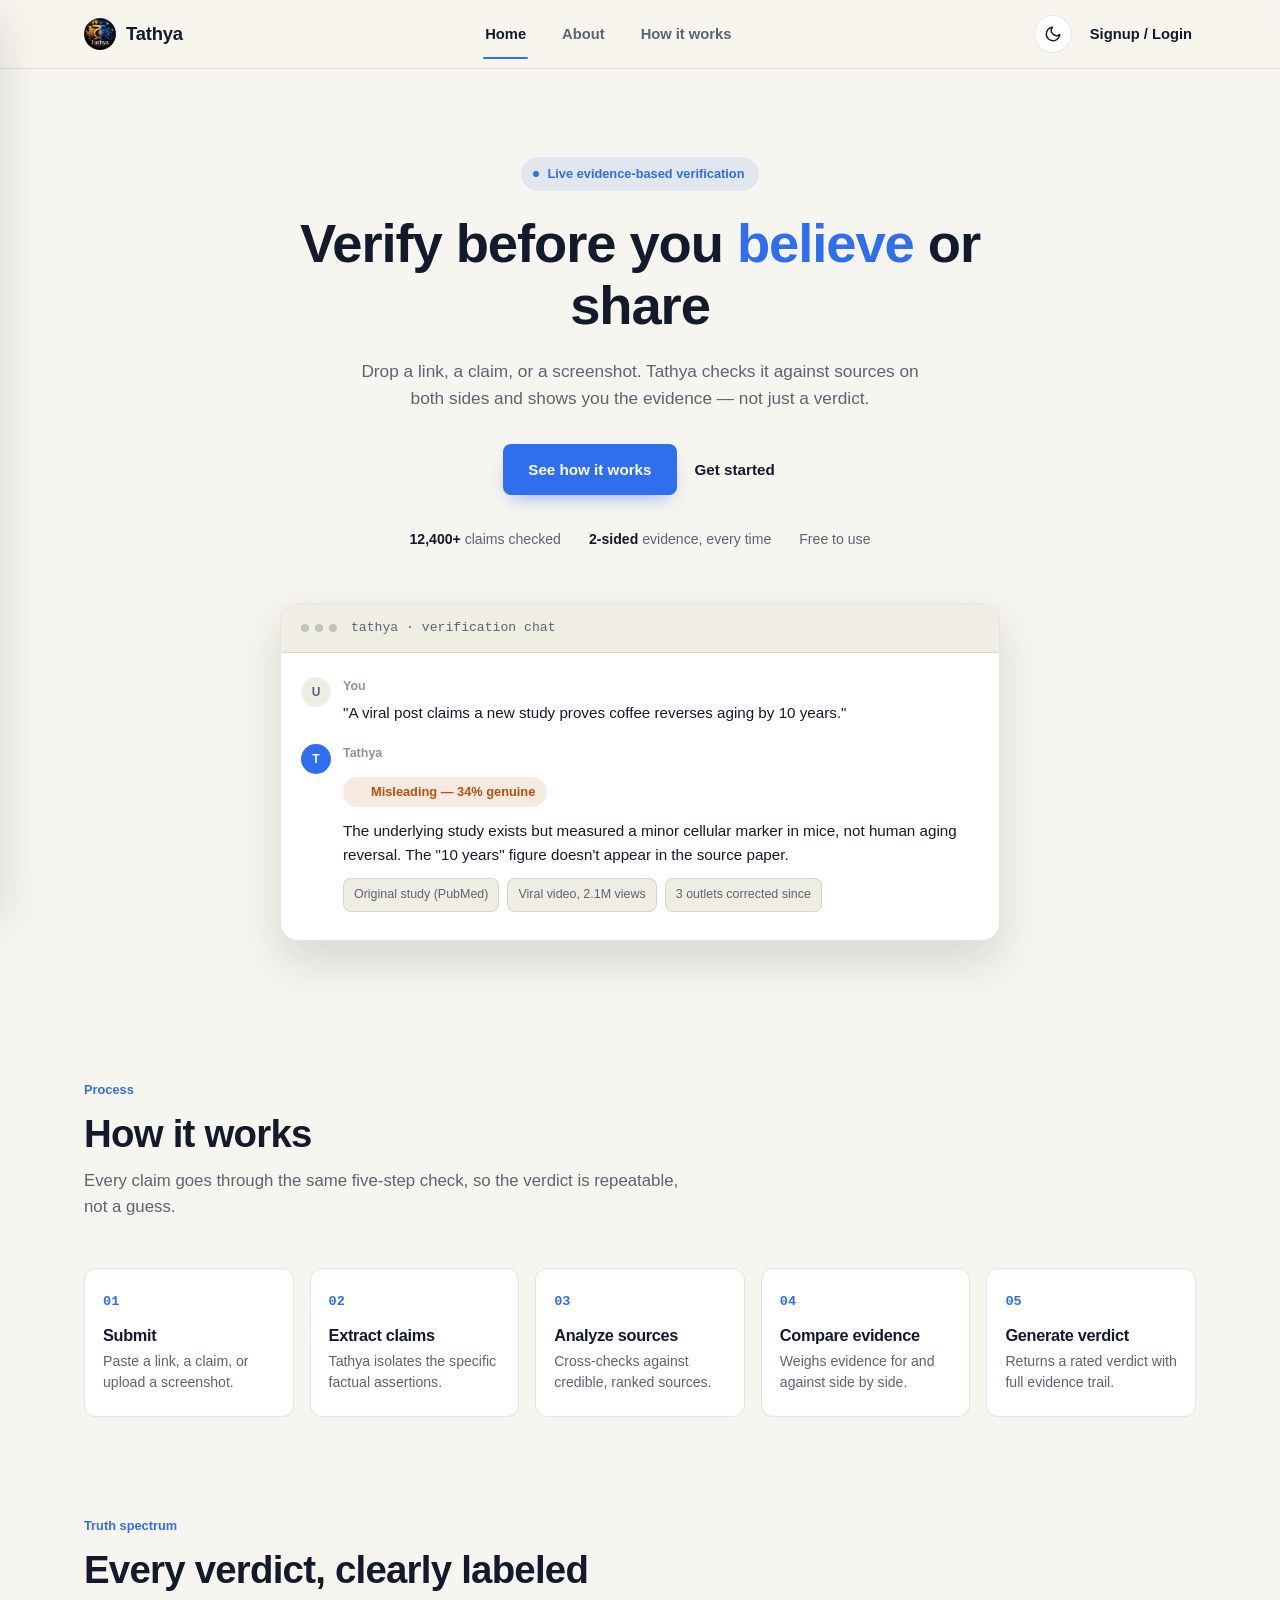
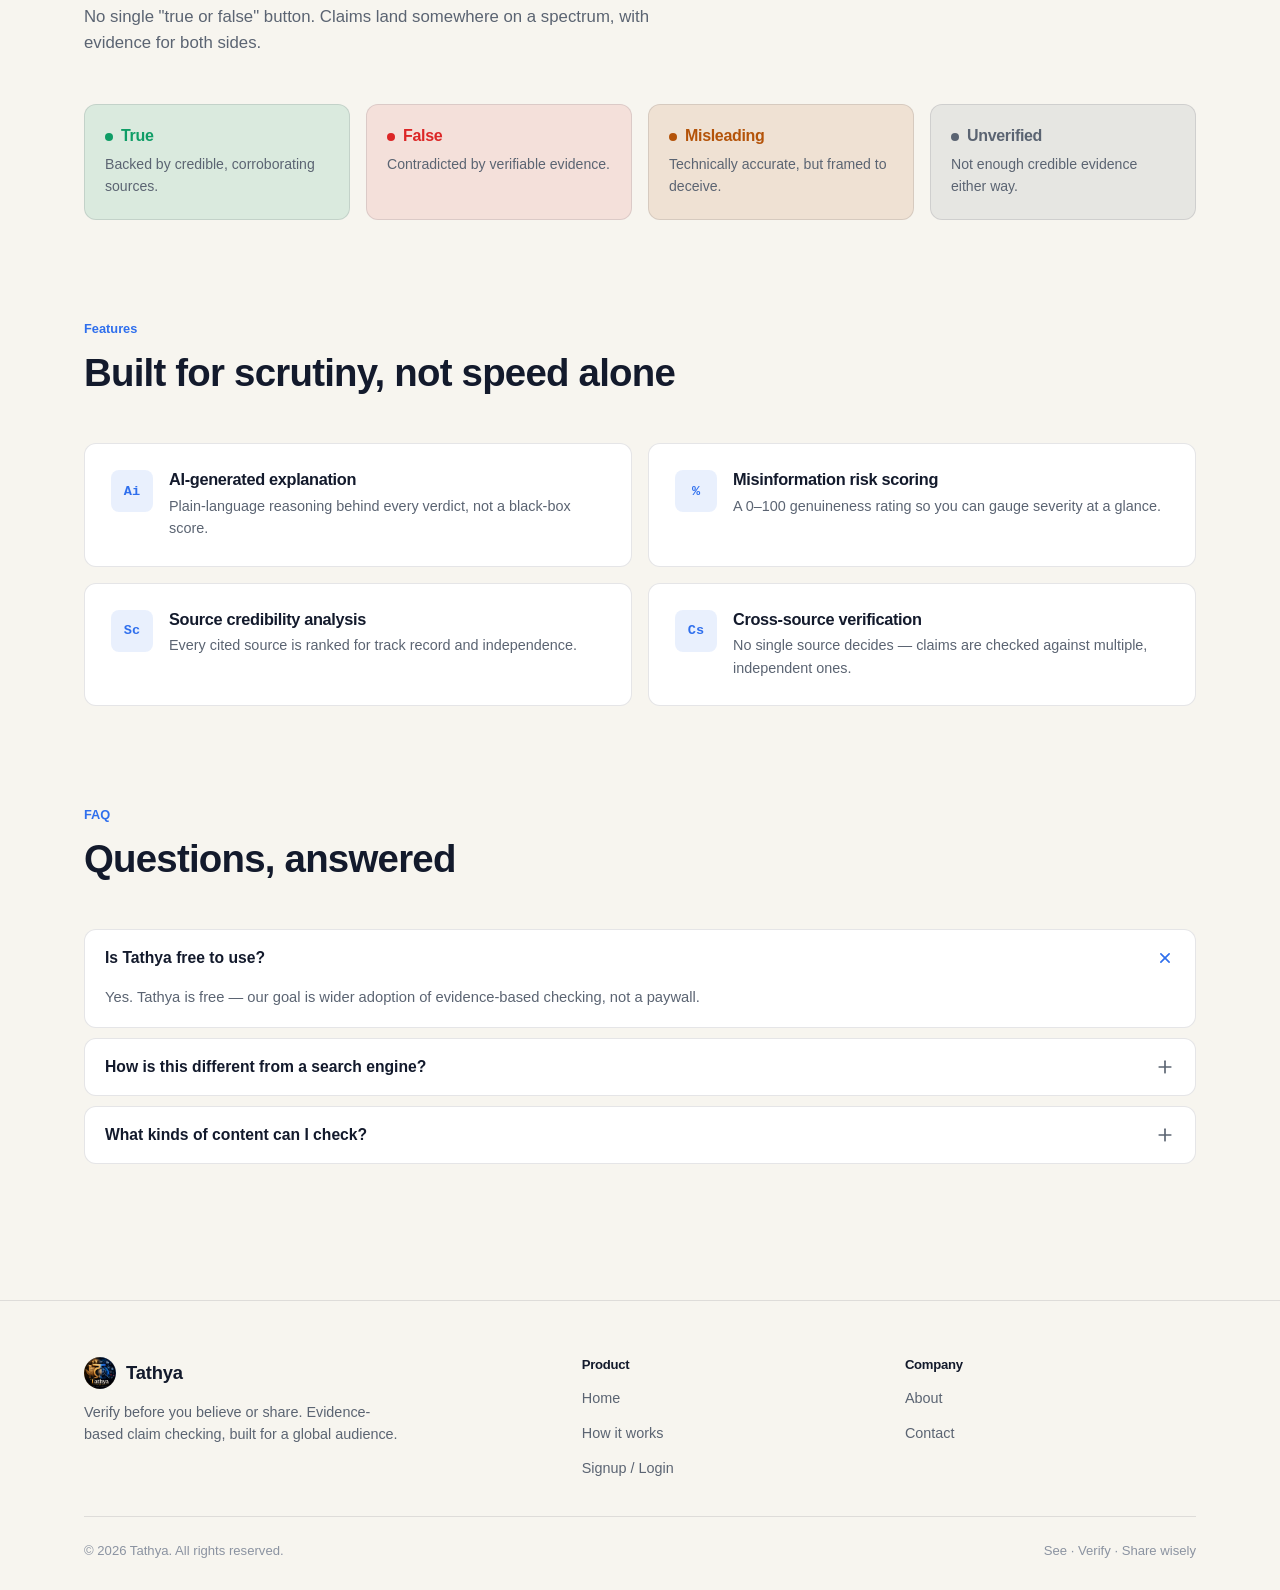
<file: index.html>
<!DOCTYPE html>
<html lang="en">
<head>
<meta charset="UTF-8" />
<meta name="viewport" content="width=device-width, initial-scale=1.0" />
<title>Tathya — Verify before you believe or share</title>
<meta name="description" content="Drop a link, a claim, or a screenshot. Tathya checks it against sources on both sides and shows you the evidence — not just a verdict." />
<link rel="icon" href="assets/images/tathya-logo.png" />
<link rel="stylesheet" href="css/style.css" />
<link rel="stylesheet" href="css/responsive.css" />
<script>
  (function(){
    var t = localStorage.getItem('tathya-theme');
    if (!t) t = window.matchMedia('(prefers-color-scheme: dark)').matches ? 'dark' : 'light';
    document.documentElement.setAttribute('data-theme', t);
  })();
</script>
</head>
<body>
<a href="#main" class="skip-link">Skip to content</a>

<!-- ============ NAVBAR ============ -->
<header class="navbar">
  <div class="navbar-inner">
    <div class="navbar-left">
      <button class="nav-hamburger" aria-label="Open menu" aria-expanded="false" aria-controls="mobile-sidebar">
        <svg viewBox="0 0 24 24" fill="none" stroke="currentColor" stroke-width="2" stroke-linecap="round"><line x1="3" y1="6" x2="21" y2="6"/><line x1="3" y1="12" x2="21" y2="12"/><line x1="3" y1="18" x2="21" y2="18"/></svg>
      </button>
      <a href="index.html" class="brand">
        <img src="assets/images/tathya-logo.png" alt="Tathya logo" />
        <span>Tathya</span>
      </a>
    </div>

    <nav class="nav-links" aria-label="Primary">
      <a href="index.html" aria-current="page">Home</a>
      <a href="pages/about.html">About</a>
      <a href="pages/how-it-works.html">How it works</a>
    </nav>

    <div class="navbar-right">
      <button class="theme-toggle" aria-label="Switch to dark mode">
        <svg class="icon-moon" viewBox="0 0 24 24" fill="none" stroke="currentColor" stroke-width="2" stroke-linecap="round" stroke-linejoin="round"><path d="M21 12.79A9 9 0 1 1 11.21 3 7 7 0 0 0 21 12.79z"/></svg>
        <svg class="icon-sun" viewBox="0 0 24 24" fill="none" stroke="currentColor" stroke-width="2" stroke-linecap="round" stroke-linejoin="round"><circle cx="12" cy="12" r="4"/><line x1="12" y1="1" x2="12" y2="3"/><line x1="12" y1="21" x2="12" y2="23"/><line x1="4.22" y1="4.22" x2="5.64" y2="5.64"/><line x1="18.36" y1="18.36" x2="19.78" y2="19.78"/><line x1="1" y1="12" x2="3" y2="12"/><line x1="21" y1="12" x2="23" y2="12"/><line x1="4.22" y1="19.78" x2="5.64" y2="18.36"/><line x1="18.36" y1="5.64" x2="19.78" y2="4.22"/></svg>
      </button>
      <a href="pages/login.html" class="auth-link">Signup / Login</a>
    </div>
  </div>
</header>

<div class="sidebar-overlay"></div>
<aside class="mobile-sidebar" id="mobile-sidebar" aria-hidden="true">
  <div class="sidebar-header">
    <a href="index.html" class="brand">
      <img src="assets/images/tathya-logo.png" alt="Tathya logo" />
      <span>Tathya</span>
    </a>
    <button class="sidebar-close" aria-label="Close menu">
      <svg viewBox="0 0 24 24" fill="none" stroke="currentColor" stroke-width="2" stroke-linecap="round"><line x1="18" y1="6" x2="6" y2="18"/><line x1="6" y1="6" x2="18" y2="18"/></svg>
    </button>
  </div>
  <nav class="sidebar-links" aria-label="Mobile">
    <a href="index.html" aria-current="page">Home</a>
    <a href="pages/about.html">About</a>
    <a href="pages/how-it-works.html">How it works</a>
  </nav>
  <div class="sidebar-footer">
    <a href="pages/login.html" class="btn btn-primary btn-block">Signup / Login</a>
  </div>
</aside>

<main id="main">
  <!-- ============ HERO ============ -->
  <section class="hero container">
    <div class="hero-badge-row reveal">
      <span class="badge">Live evidence-based verification</span>
    </div>
    <h1 class="reveal">Verify before you <span class="accent">believe</span> or share</h1>
    <p class="hero-sub reveal">Drop a link, a claim, or a screenshot. Tathya checks it against sources on both sides and shows you the evidence — not just a verdict.</p>

    <div class="hero-cta-row reveal">
      <a href="pages/how-it-works.html" class="btn btn-primary">See how it works</a>
      <a href="pages/login.html" class="btn btn-text">Get started</a>
    </div>

    <div class="hero-stats reveal">
      <span><strong>12,400+</strong> claims checked</span>
      <span><strong>2-sided</strong> evidence, every time</span>
      <span>Free to use</span>
    </div>

    <div class="chat-mock reveal" role="img" aria-label="Example verification chat between a user and Tathya">
      <div class="chat-mock-header">
        <span class="chat-dots"><span></span><span></span><span></span></span>
        tathya · verification chat
      </div>
      <div class="chat-mock-body">
        <div class="chat-msg">
          <div class="chat-avatar">U</div>
          <div>
            <div class="chat-msg-name">You</div>
            <div class="chat-msg-text">"A viral post claims a new study proves coffee reverses aging by 10 years."</div>
          </div>
        </div>
        <div class="chat-msg">
          <div class="chat-avatar tathya">T</div>
          <div>
            <div class="chat-msg-name">Tathya</div>
            <span class="verdict-pill misleading"><span class="verdict-dot"></span>Misleading — 34% genuine</span>
            <div class="chat-msg-text">The underlying study exists but measured a minor cellular marker in mice, not human aging reversal. The "10 years" figure doesn't appear in the source paper.</div>
            <div class="chat-evidence-row">
              <span class="evidence-chip">Original study (PubMed)</span>
              <span class="evidence-chip">Viral video, 2.1M views</span>
              <span class="evidence-chip">3 outlets corrected since</span>
            </div>
          </div>
        </div>
      </div>
    </div>
  </section>

  <!-- ============ HOW IT WORKS ============ -->
  <section class="section">
    <div class="container">
      <div class="section-head">
        <span class="eyebrow">Process</span>
        <h2>How it works</h2>
        <p>Every claim goes through the same five-step check, so the verdict is repeatable, not a guess.</p>
      </div>
      <div class="process-grid">
        <div class="process-card">
          <span class="process-num">01</span>
          <h3>Submit</h3>
          <p>Paste a link, a claim, or upload a screenshot.</p>
        </div>
        <div class="process-card">
          <span class="process-num">02</span>
          <h3>Extract claims</h3>
          <p>Tathya isolates the specific factual assertions.</p>
        </div>
        <div class="process-card">
          <span class="process-num">03</span>
          <h3>Analyze sources</h3>
          <p>Cross-checks against credible, ranked sources.</p>
        </div>
        <div class="process-card">
          <span class="process-num">04</span>
          <h3>Compare evidence</h3>
          <p>Weighs evidence for and against side by side.</p>
        </div>
        <div class="process-card">
          <span class="process-num">05</span>
          <h3>Generate verdict</h3>
          <p>Returns a rated verdict with full evidence trail.</p>
        </div>
      </div>
    </div>
  </section>

  <!-- ============ TRUTH SPECTRUM ============ -->
  <section class="section" style="padding-top:0">
    <div class="container">
      <div class="section-head">
        <span class="eyebrow">Truth spectrum</span>
        <h2>Every verdict, clearly labeled</h2>
        <p>No single "true or false" button. Claims land somewhere on a spectrum, with evidence for both sides.</p>
      </div>
      <div class="spectrum-grid">
        <div class="spectrum-card true">
          <h3><span class="verdict-dot"></span>True</h3>
          <p>Backed by credible, corroborating sources.</p>
        </div>
        <div class="spectrum-card false">
          <h3><span class="verdict-dot"></span>False</h3>
          <p>Contradicted by verifiable evidence.</p>
        </div>
        <div class="spectrum-card misleading">
          <h3><span class="verdict-dot"></span>Misleading</h3>
          <p>Technically accurate, but framed to deceive.</p>
        </div>
        <div class="spectrum-card unverified">
          <h3><span class="verdict-dot"></span>Unverified</h3>
          <p>Not enough credible evidence either way.</p>
        </div>
      </div>
    </div>
  </section>

  <!-- ============ FEATURES ============ -->
  <section class="section" style="padding-top:0">
    <div class="container">
      <div class="section-head">
        <span class="eyebrow">Features</span>
        <h2>Built for scrutiny, not speed alone</h2>
      </div>
      <div class="features-grid">
        <div class="feature-card">
          <div class="feature-icon">Ai</div>
          <div>
            <h3>AI-generated explanation</h3>
            <p>Plain-language reasoning behind every verdict, not a black-box score.</p>
          </div>
        </div>
        <div class="feature-card">
          <div class="feature-icon">%</div>
          <div>
            <h3>Misinformation risk scoring</h3>
            <p>A 0–100 genuineness rating so you can gauge severity at a glance.</p>
          </div>
        </div>
        <div class="feature-card">
          <div class="feature-icon">Sc</div>
          <div>
            <h3>Source credibility analysis</h3>
            <p>Every cited source is ranked for track record and independence.</p>
          </div>
        </div>
        <div class="feature-card">
          <div class="feature-icon">Cs</div>
          <div>
            <h3>Cross-source verification</h3>
            <p>No single source decides — claims are checked against multiple, independent ones.</p>
          </div>
        </div>
      </div>
    </div>
  </section>

  <!-- ============ FAQ ============ -->
  <section class="section" style="padding-top:0">
    <div class="container">
      <div class="section-head">
        <span class="eyebrow">FAQ</span>
        <h2>Questions, answered</h2>
      </div>
      <div class="faq-list">
        <div class="faq-item" data-open="true">
          <button class="faq-question">
            Is Tathya free to use?
            <span class="faq-icon"><svg viewBox="0 0 24 24" fill="none" stroke="currentColor" stroke-width="2" stroke-linecap="round"><line x1="12" y1="5" x2="12" y2="19"/><line x1="5" y1="12" x2="19" y2="12"/></svg></span>
          </button>
          <div class="faq-answer"><div class="faq-answer-inner"><p>Yes. Tathya is free — our goal is wider adoption of evidence-based checking, not a paywall.</p></div></div>
        </div>
        <div class="faq-item" data-open="false">
          <button class="faq-question">
            How is this different from a search engine?
            <span class="faq-icon"><svg viewBox="0 0 24 24" fill="none" stroke="currentColor" stroke-width="2" stroke-linecap="round"><line x1="12" y1="5" x2="12" y2="19"/><line x1="5" y1="12" x2="19" y2="12"/></svg></span>
          </button>
          <div class="faq-answer"><div class="faq-answer-inner"><p>A search engine returns links. Tathya cross-checks the claim against sources on both sides and returns a rated verdict with the evidence trail attached.</p></div></div>
        </div>
        <div class="faq-item" data-open="false">
          <button class="faq-question">
            What kinds of content can I check?
            <span class="faq-icon"><svg viewBox="0 0 24 24" fill="none" stroke="currentColor" stroke-width="2" stroke-linecap="round"><line x1="12" y1="5" x2="12" y2="19"/><line x1="5" y1="12" x2="19" y2="12"/></svg></span>
          </button>
          <div class="faq-answer"><div class="faq-answer-inner"><p>Links, written claims, or screenshots — drop any of them into the chat and Tathya extracts the claims to verify.</p></div></div>
        </div>
      </div>
    </div>
  </section>
</main>

<!-- ============ FOOTER ============ -->
<footer class="footer">
  <div class="container">
    <div class="footer-grid">
      <div class="footer-brand">
        <a href="index.html" class="brand">
          <img src="assets/images/tathya-logo.png" alt="Tathya logo" />
          <span>Tathya</span>
        </a>
        <p>Verify before you believe or share. Evidence-based claim checking, built for a global audience.</p>
      </div>
      <div class="footer-col">
        <h4>Product</h4>
        <ul>
          <li><a href="index.html">Home</a></li>
          <li><a href="pages/how-it-works.html">How it works</a></li>
          <li><a href="pages/login.html">Signup / Login</a></li>
        </ul>
      </div>
      <div class="footer-col">
        <h4>Company</h4>
        <ul>
          <li><a href="pages/about.html">About</a></li>
          <li><a href="pages/about.html#contact">Contact</a></li>
        </ul>
      </div>
    </div>
    <div class="footer-bottom">
      <span>&copy; 2026 Tathya. All rights reserved.</span>
      <span>See · Verify · Share wisely</span>
    </div>
  </div>
</footer>

<script src="js/theme.js"></script>
<script src="js/navbar.js"></script>
<script src="js/faq.js"></script>
<script src="js/main.js"></script>
</body>
</html>
</file>
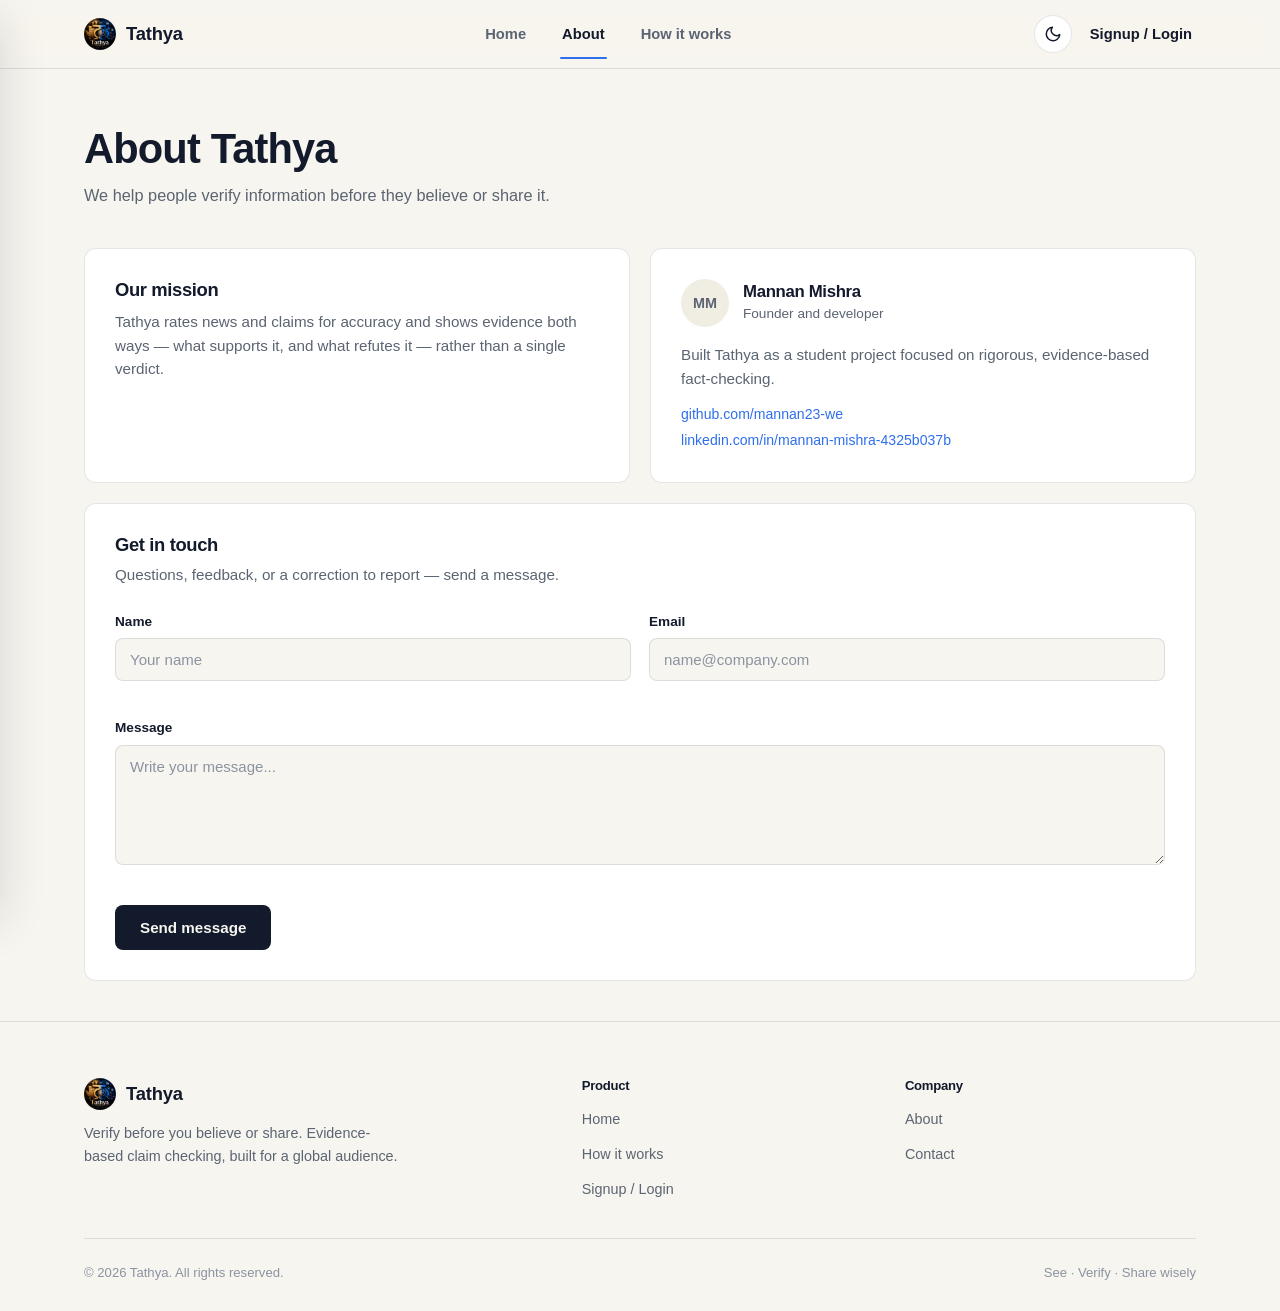
<file: pages/about.html>
<!DOCTYPE html>
<html lang="en">
<head>
<meta charset="UTF-8" />
<meta name="viewport" content="width=device-width, initial-scale=1.0" />
<title>About — Tathya</title>
<meta name="description" content="Tathya rates news and claims for accuracy and shows evidence both ways — what supports it, and what refutes it — rather than a single verdict." />
<link rel="icon" href="../assets/images/tathya-logo.png" />
<link rel="stylesheet" href="../css/style.css" />
<link rel="stylesheet" href="../css/responsive.css" />
<script>
  (function(){
    var t = localStorage.getItem('tathya-theme');
    if (!t) t = window.matchMedia('(prefers-color-scheme: dark)').matches ? 'dark' : 'light';
    document.documentElement.setAttribute('data-theme', t);
  })();
</script>
</head>
<body>
<a href="#main" class="skip-link">Skip to content</a>

<!-- ============ NAVBAR ============ -->
<header class="navbar">
  <div class="navbar-inner">
    <div class="navbar-left">
      <button class="nav-hamburger" aria-label="Open menu" aria-expanded="false" aria-controls="mobile-sidebar">
        <svg viewBox="0 0 24 24" fill="none" stroke="currentColor" stroke-width="2" stroke-linecap="round"><line x1="3" y1="6" x2="21" y2="6"/><line x1="3" y1="12" x2="21" y2="12"/><line x1="3" y1="18" x2="21" y2="18"/></svg>
      </button>
      <a href="../index.html" class="brand">
        <img src="../assets/images/tathya-logo.png" alt="Tathya logo" />
        <span>Tathya</span>
      </a>
    </div>

    <nav class="nav-links" aria-label="Primary">
      <a href="../index.html">Home</a>
      <a href="about.html" aria-current="page">About</a>
      <a href="how-it-works.html">How it works</a>
    </nav>

    <div class="navbar-right">
      <button class="theme-toggle" aria-label="Switch to dark mode">
        <svg class="icon-moon" viewBox="0 0 24 24" fill="none" stroke="currentColor" stroke-width="2" stroke-linecap="round" stroke-linejoin="round"><path d="M21 12.79A9 9 0 1 1 11.21 3 7 7 0 0 0 21 12.79z"/></svg>
        <svg class="icon-sun" viewBox="0 0 24 24" fill="none" stroke="currentColor" stroke-width="2" stroke-linecap="round" stroke-linejoin="round"><circle cx="12" cy="12" r="4"/><line x1="12" y1="1" x2="12" y2="3"/><line x1="12" y1="21" x2="12" y2="23"/><line x1="4.22" y1="4.22" x2="5.64" y2="5.64"/><line x1="18.36" y1="18.36" x2="19.78" y2="19.78"/><line x1="1" y1="12" x2="3" y2="12"/><line x1="21" y1="12" x2="23" y2="12"/><line x1="4.22" y1="19.78" x2="5.64" y2="18.36"/><line x1="18.36" y1="5.64" x2="19.78" y2="4.22"/></svg>
      </button>
      <a href="login.html" class="auth-link">Signup / Login</a>
    </div>
  </div>
</header>

<div class="sidebar-overlay"></div>
<aside class="mobile-sidebar" id="mobile-sidebar" aria-hidden="true">
  <div class="sidebar-header">
    <a href="../index.html" class="brand">
      <img src="../assets/images/tathya-logo.png" alt="Tathya logo" />
      <span>Tathya</span>
    </a>
    <button class="sidebar-close" aria-label="Close menu">
      <svg viewBox="0 0 24 24" fill="none" stroke="currentColor" stroke-width="2" stroke-linecap="round"><line x1="18" y1="6" x2="6" y2="18"/><line x1="6" y1="6" x2="18" y2="18"/></svg>
    </button>
  </div>
  <nav class="sidebar-links" aria-label="Mobile">
    <a href="../index.html">Home</a>
    <a href="about.html" aria-current="page">About</a>
    <a href="how-it-works.html">How it works</a>
  </nav>
  <div class="sidebar-footer">
    <a href="login.html" class="btn btn-primary btn-block">Signup / Login</a>
  </div>
</aside>

<main id="main">
  <div class="container page-header">
    <h1>About Tathya</h1>
    <p>We help people verify information before they believe or share it.</p>
  </div>

  <div class="container">
    <div class="about-grid">
      <div class="card about-card">
        <h2>Our mission</h2>
        <p>Tathya rates news and claims for accuracy and shows evidence both ways — what supports it, and what refutes it — rather than a single verdict.</p>
      </div>
      <div class="card about-card">
        <div class="dev-card-head">
          <div class="dev-avatar">MM</div>
          <div>
            <h2>Mannan Mishra</h2>
            <div class="dev-role">Founder and developer</div>
          </div>
        </div>
        <p>Built Tathya as a student project focused on rigorous, evidence-based fact-checking.</p>
        <div class="dev-links">
          <a href="https://github.com/mannan23-we" target="_blank" rel="noopener">github.com/mannan23-we</a>
          <a href="https://linkedin.com/in/mannan-mishra-4325b037b" target="_blank" rel="noopener">linkedin.com/in/mannan-mishra-4325b037b</a>
        </div>
      </div>
    </div>

    <div class="card contact-card section-tight" id="contact" style="padding-block:30px; margin-bottom:40px;">
      <h2>Get in touch</h2>
      <p>Questions, feedback, or a correction to report — send a message.</p>

      <form id="contact-form" novalidate>
        <div class="form-row">
          <div class="field">
            <label for="name">Name</label>
            <input type="text" id="name" name="name" placeholder="Your name" autocomplete="name" />
            <span class="field-error"></span>
          </div>
          <div class="field">
            <label for="email">Email</label>
            <input type="email" id="email" name="email" placeholder="name@company.com" autocomplete="email" />
            <span class="field-error"></span>
          </div>
        </div>
        <div class="field" style="margin-bottom:22px;">
          <label for="message">Message</label>
          <textarea id="message" name="message" placeholder="Write your message..."></textarea>
          <span class="field-error"></span>
        </div>
        <button type="submit" class="btn btn-invert">Send message</button>
        <div class="form-status" role="status" aria-live="polite"></div>
      </form>
    </div>
  </div>
</main>

<!-- ============ FOOTER ============ -->
<footer class="footer">
  <div class="container">
    <div class="footer-grid">
      <div class="footer-brand">
        <a href="../index.html" class="brand">
          <img src="../assets/images/tathya-logo.png" alt="Tathya logo" />
          <span>Tathya</span>
        </a>
        <p>Verify before you believe or share. Evidence-based claim checking, built for a global audience.</p>
      </div>
      <div class="footer-col">
        <h4>Product</h4>
        <ul>
          <li><a href="../index.html">Home</a></li>
          <li><a href="how-it-works.html">How it works</a></li>
          <li><a href="login.html">Signup / Login</a></li>
        </ul>
      </div>
      <div class="footer-col">
        <h4>Company</h4>
        <ul>
          <li><a href="about.html">About</a></li>
          <li><a href="about.html#contact">Contact</a></li>
        </ul>
      </div>
    </div>
    <div class="footer-bottom">
      <span>&copy; 2026 Tathya. All rights reserved.</span>
      <span>See · Verify · Share wisely</span>
    </div>
  </div>
</footer>

<script src="../js/theme.js"></script>
<script src="../js/navbar.js"></script>
<script src="../js/main.js"></script>
</body>
</html>
</file>
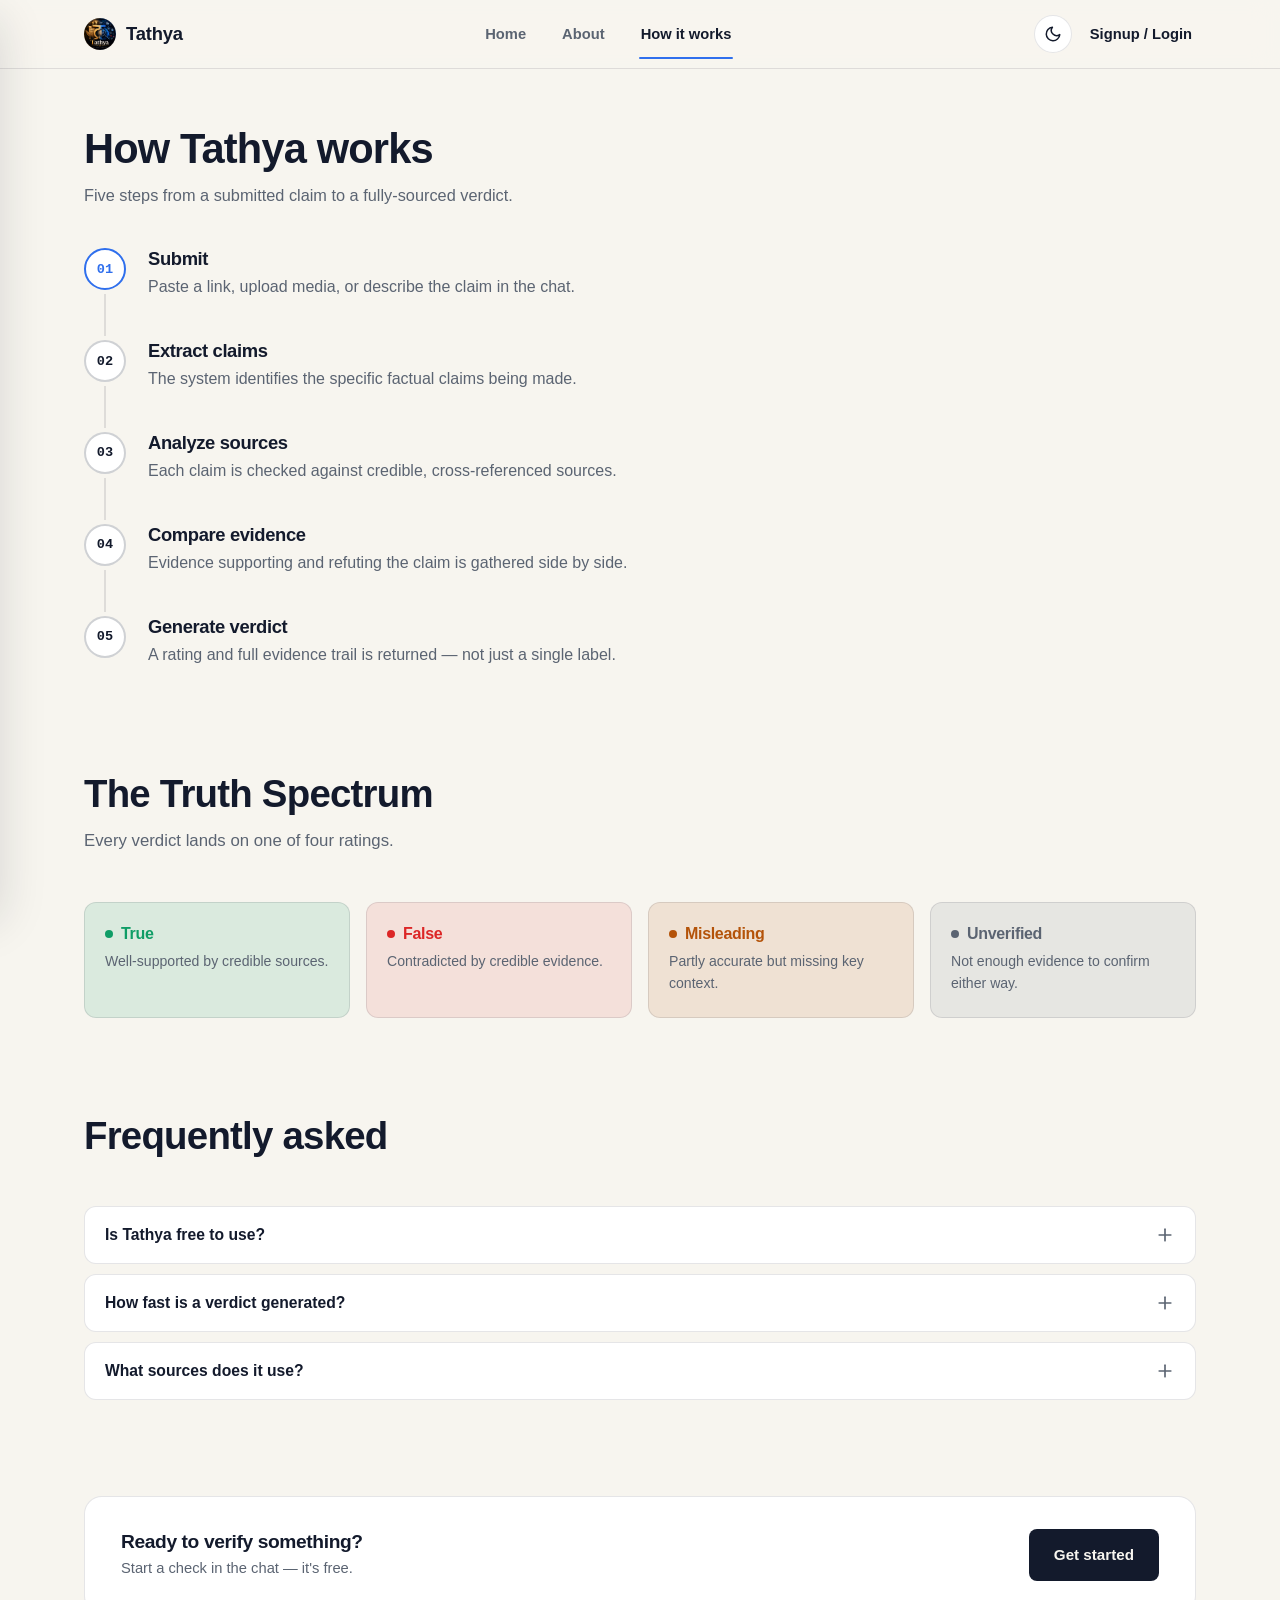
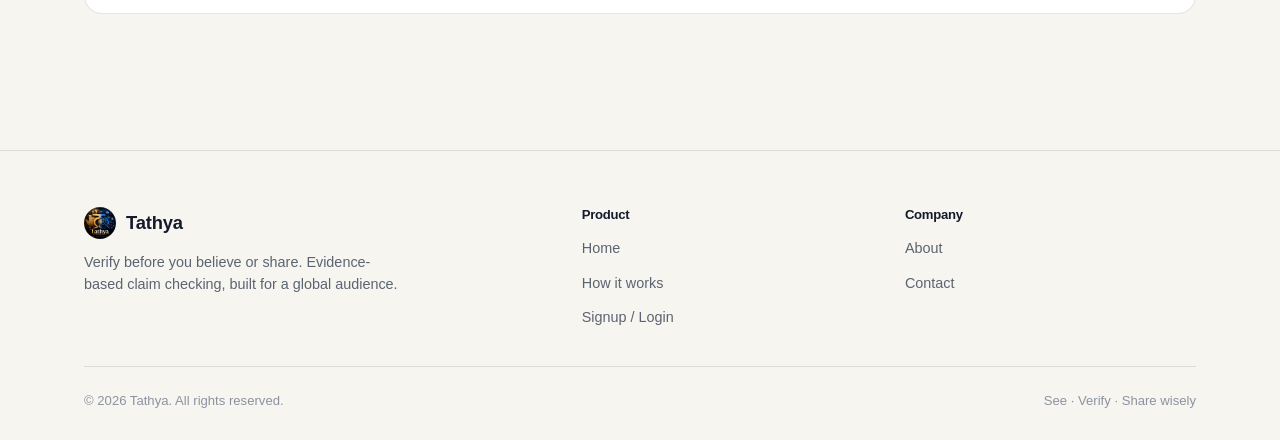
<file: pages/how-it-works.html>
<!DOCTYPE html>
<html lang="en">
<head>
<meta charset="UTF-8" />
<meta name="viewport" content="width=device-width, initial-scale=1.0" />
<title>How it works — Tathya</title>
<meta name="description" content="Five steps from a submitted claim to a fully-sourced verdict." />
<link rel="icon" href="../assets/images/tathya-logo.png" />
<link rel="stylesheet" href="../css/style.css" />
<link rel="stylesheet" href="../css/responsive.css" />
<script>
  (function(){
    var t = localStorage.getItem('tathya-theme');
    if (!t) t = window.matchMedia('(prefers-color-scheme: dark)').matches ? 'dark' : 'light';
    document.documentElement.setAttribute('data-theme', t);
  })();
</script>
</head>
<body>
<a href="#main" class="skip-link">Skip to content</a>

<!-- ============ NAVBAR ============ -->
<header class="navbar">
  <div class="navbar-inner">
    <div class="navbar-left">
      <button class="nav-hamburger" aria-label="Open menu" aria-expanded="false" aria-controls="mobile-sidebar">
        <svg viewBox="0 0 24 24" fill="none" stroke="currentColor" stroke-width="2" stroke-linecap="round"><line x1="3" y1="6" x2="21" y2="6"/><line x1="3" y1="12" x2="21" y2="12"/><line x1="3" y1="18" x2="21" y2="18"/></svg>
      </button>
      <a href="../index.html" class="brand">
        <img src="../assets/images/tathya-logo.png" alt="Tathya logo" />
        <span>Tathya</span>
      </a>
    </div>

    <nav class="nav-links" aria-label="Primary">
      <a href="../index.html">Home</a>
      <a href="about.html">About</a>
      <a href="how-it-works.html" aria-current="page">How it works</a>
    </nav>

    <div class="navbar-right">
      <button class="theme-toggle" aria-label="Switch to dark mode">
        <svg class="icon-moon" viewBox="0 0 24 24" fill="none" stroke="currentColor" stroke-width="2" stroke-linecap="round" stroke-linejoin="round"><path d="M21 12.79A9 9 0 1 1 11.21 3 7 7 0 0 0 21 12.79z"/></svg>
        <svg class="icon-sun" viewBox="0 0 24 24" fill="none" stroke="currentColor" stroke-width="2" stroke-linecap="round" stroke-linejoin="round"><circle cx="12" cy="12" r="4"/><line x1="12" y1="1" x2="12" y2="3"/><line x1="12" y1="21" x2="12" y2="23"/><line x1="4.22" y1="4.22" x2="5.64" y2="5.64"/><line x1="18.36" y1="18.36" x2="19.78" y2="19.78"/><line x1="1" y1="12" x2="3" y2="12"/><line x1="21" y1="12" x2="23" y2="12"/><line x1="4.22" y1="19.78" x2="5.64" y2="18.36"/><line x1="18.36" y1="5.64" x2="19.78" y2="4.22"/></svg>
      </button>
      <a href="login.html" class="auth-link">Signup / Login</a>
    </div>
  </div>
</header>

<div class="sidebar-overlay"></div>
<aside class="mobile-sidebar" id="mobile-sidebar" aria-hidden="true">
  <div class="sidebar-header">
    <a href="../index.html" class="brand">
      <img src="../assets/images/tathya-logo.png" alt="Tathya logo" />
      <span>Tathya</span>
    </a>
    <button class="sidebar-close" aria-label="Close menu">
      <svg viewBox="0 0 24 24" fill="none" stroke="currentColor" stroke-width="2" stroke-linecap="round"><line x1="18" y1="6" x2="6" y2="18"/><line x1="6" y1="6" x2="18" y2="18"/></svg>
    </button>
  </div>
  <nav class="sidebar-links" aria-label="Mobile">
    <a href="../index.html">Home</a>
    <a href="about.html">About</a>
    <a href="how-it-works.html" aria-current="page">How it works</a>
  </nav>
  <div class="sidebar-footer">
    <a href="login.html" class="btn btn-primary btn-block">Signup / Login</a>
  </div>
</aside>

<main id="main">
  <div class="container page-header">
    <h1>How Tathya works</h1>
    <p>Five steps from a submitted claim to a fully-sourced verdict.</p>
  </div>

  <div class="container section-tight" style="padding-top:0;">
    <div class="timeline">
      <div class="timeline-item is-active">
        <div class="timeline-marker">
          <span class="timeline-num">01</span>
          <span class="timeline-line"></span>
        </div>
        <div class="timeline-content">
          <h3>Submit</h3>
          <p>Paste a link, upload media, or describe the claim in the chat.</p>
        </div>
      </div>
      <div class="timeline-item">
        <div class="timeline-marker">
          <span class="timeline-num">02</span>
          <span class="timeline-line"></span>
        </div>
        <div class="timeline-content">
          <h3>Extract claims</h3>
          <p>The system identifies the specific factual claims being made.</p>
        </div>
      </div>
      <div class="timeline-item">
        <div class="timeline-marker">
          <span class="timeline-num">03</span>
          <span class="timeline-line"></span>
        </div>
        <div class="timeline-content">
          <h3>Analyze sources</h3>
          <p>Each claim is checked against credible, cross-referenced sources.</p>
        </div>
      </div>
      <div class="timeline-item">
        <div class="timeline-marker">
          <span class="timeline-num">04</span>
          <span class="timeline-line"></span>
        </div>
        <div class="timeline-content">
          <h3>Compare evidence</h3>
          <p>Evidence supporting and refuting the claim is gathered side by side.</p>
        </div>
      </div>
      <div class="timeline-item">
        <div class="timeline-marker">
          <span class="timeline-num">05</span>
        </div>
        <div class="timeline-content">
          <h3>Generate verdict</h3>
          <p>A rating and full evidence trail is returned — not just a single label.</p>
        </div>
      </div>
    </div>
  </div>

  <section class="section" style="padding-top:0;">
    <div class="container">
      <div class="section-head">
        <h2>The Truth Spectrum</h2>
        <p>Every verdict lands on one of four ratings.</p>
      </div>
      <div class="spectrum-grid">
        <div class="spectrum-card true">
          <h3><span class="verdict-dot"></span>True</h3>
          <p>Well-supported by credible sources.</p>
        </div>
        <div class="spectrum-card false">
          <h3><span class="verdict-dot"></span>False</h3>
          <p>Contradicted by credible evidence.</p>
        </div>
        <div class="spectrum-card misleading">
          <h3><span class="verdict-dot"></span>Misleading</h3>
          <p>Partly accurate but missing key context.</p>
        </div>
        <div class="spectrum-card unverified">
          <h3><span class="verdict-dot"></span>Unverified</h3>
          <p>Not enough evidence to confirm either way.</p>
        </div>
      </div>
    </div>
  </section>

  <section class="section" style="padding-top:0;">
    <div class="container">
      <div class="section-head">
        <h2>Frequently asked</h2>
      </div>
      <div class="faq-list">
        <div class="faq-item" data-open="false">
          <button class="faq-question">
            Is Tathya free to use?
            <span class="faq-icon"><svg viewBox="0 0 24 24" fill="none" stroke="currentColor" stroke-width="2" stroke-linecap="round"><line x1="12" y1="5" x2="12" y2="19"/><line x1="5" y1="12" x2="19" y2="12"/></svg></span>
          </button>
          <div class="faq-answer"><div class="faq-answer-inner"><p>Yes. Tathya is free — our goal is wider adoption of evidence-based checking, not a paywall.</p></div></div>
        </div>
        <div class="faq-item" data-open="false">
          <button class="faq-question">
            How fast is a verdict generated?
            <span class="faq-icon"><svg viewBox="0 0 24 24" fill="none" stroke="currentColor" stroke-width="2" stroke-linecap="round"><line x1="12" y1="5" x2="12" y2="19"/><line x1="5" y1="12" x2="19" y2="12"/></svg></span>
          </button>
          <div class="faq-answer"><div class="faq-answer-inner"><p>The five-step check runs automatically once you submit a claim, so most verdicts return in the same chat session.</p></div></div>
        </div>
        <div class="faq-item" data-open="false">
          <button class="faq-question">
            What sources does it use?
            <span class="faq-icon"><svg viewBox="0 0 24 24" fill="none" stroke="currentColor" stroke-width="2" stroke-linecap="round"><line x1="12" y1="5" x2="12" y2="19"/><line x1="5" y1="12" x2="19" y2="12"/></svg></span>
          </button>
          <div class="faq-answer"><div class="faq-answer-inner"><p>Credible, cross-referenced sources are checked on both sides of a claim so the verdict isn't based on a single origin.</p></div></div>
        </div>
      </div>
    </div>
  </section>

  <section class="container" style="padding-bottom:96px;">
    <div class="cta-band">
      <div>
        <h3>Ready to verify something?</h3>
        <p>Start a check in the chat — it's free.</p>
      </div>
      <a href="login.html" class="btn btn-invert">Get started</a>
    </div>
  </section>
</main>

<!-- ============ FOOTER ============ -->
<footer class="footer">
  <div class="container">
    <div class="footer-grid">
      <div class="footer-brand">
        <a href="../index.html" class="brand">
          <img src="../assets/images/tathya-logo.png" alt="Tathya logo" />
          <span>Tathya</span>
        </a>
        <p>Verify before you believe or share. Evidence-based claim checking, built for a global audience.</p>
      </div>
      <div class="footer-col">
        <h4>Product</h4>
        <ul>
          <li><a href="../index.html">Home</a></li>
          <li><a href="how-it-works.html">How it works</a></li>
          <li><a href="login.html">Signup / Login</a></li>
        </ul>
      </div>
      <div class="footer-col">
        <h4>Company</h4>
        <ul>
          <li><a href="about.html">About</a></li>
          <li><a href="about.html#contact">Contact</a></li>
        </ul>
      </div>
    </div>
    <div class="footer-bottom">
      <span>&copy; 2026 Tathya. All rights reserved.</span>
      <span>See · Verify · Share wisely</span>
    </div>
  </div>
</footer>

<script src="../js/theme.js"></script>
<script src="../js/navbar.js"></script>
<script src="../js/faq.js"></script>
<script src="../js/main.js"></script>
</body>
</html>
</file>
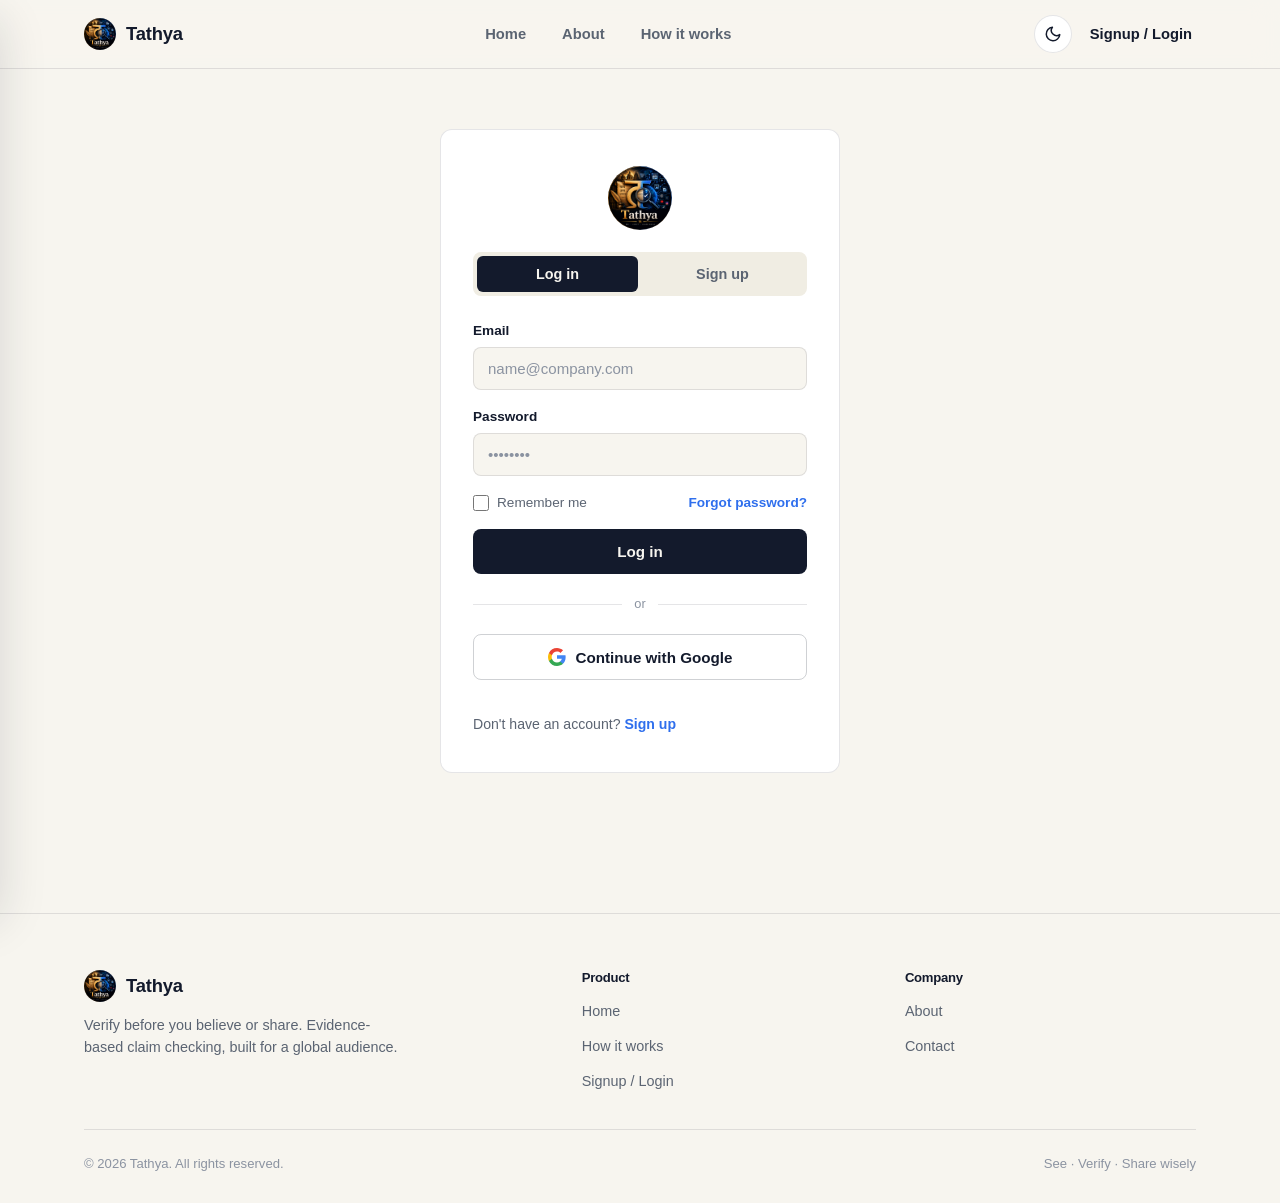
<file: pages/login.html>
<!DOCTYPE html>
<html lang="en">
<head>
<meta charset="UTF-8" />
<meta name="viewport" content="width=device-width, initial-scale=1.0" />
<title>Sign in — Tathya</title>
<meta name="description" content="Log in or create a Tathya account to start verifying claims." />
<link rel="icon" href="../assets/images/tathya-logo.png" />
<link rel="stylesheet" href="../css/style.css" />
<link rel="stylesheet" href="../css/responsive.css" />
<script>
  (function(){
    var t = localStorage.getItem('tathya-theme');
    if (!t) t = window.matchMedia('(prefers-color-scheme: dark)').matches ? 'dark' : 'light';
    document.documentElement.setAttribute('data-theme', t);
  })();
</script>
</head>
<body>
<a href="#main" class="skip-link">Skip to content</a>

<!-- ============ NAVBAR ============ -->
<header class="navbar">
  <div class="navbar-inner">
    <div class="navbar-left">
      <button class="nav-hamburger" aria-label="Open menu" aria-expanded="false" aria-controls="mobile-sidebar">
        <svg viewBox="0 0 24 24" fill="none" stroke="currentColor" stroke-width="2" stroke-linecap="round"><line x1="3" y1="6" x2="21" y2="6"/><line x1="3" y1="12" x2="21" y2="12"/><line x1="3" y1="18" x2="21" y2="18"/></svg>
      </button>
      <a href="../index.html" class="brand">
        <img src="../assets/images/tathya-logo.png" alt="Tathya logo" />
        <span>Tathya</span>
      </a>
    </div>

    <nav class="nav-links" aria-label="Primary">
      <a href="../index.html">Home</a>
      <a href="about.html">About</a>
      <a href="how-it-works.html">How it works</a>
    </nav>

    <div class="navbar-right">
      <button class="theme-toggle" aria-label="Switch to dark mode">
        <svg class="icon-moon" viewBox="0 0 24 24" fill="none" stroke="currentColor" stroke-width="2" stroke-linecap="round" stroke-linejoin="round"><path d="M21 12.79A9 9 0 1 1 11.21 3 7 7 0 0 0 21 12.79z"/></svg>
        <svg class="icon-sun" viewBox="0 0 24 24" fill="none" stroke="currentColor" stroke-width="2" stroke-linecap="round" stroke-linejoin="round"><circle cx="12" cy="12" r="4"/><line x1="12" y1="1" x2="12" y2="3"/><line x1="12" y1="21" x2="12" y2="23"/><line x1="4.22" y1="4.22" x2="5.64" y2="5.64"/><line x1="18.36" y1="18.36" x2="19.78" y2="19.78"/><line x1="1" y1="12" x2="3" y2="12"/><line x1="21" y1="12" x2="23" y2="12"/><line x1="4.22" y1="19.78" x2="5.64" y2="18.36"/><line x1="18.36" y1="5.64" x2="19.78" y2="4.22"/></svg>
      </button>
      <a href="login.html" class="auth-link" aria-current="page">Signup / Login</a>
    </div>
  </div>
</header>

<div class="sidebar-overlay"></div>
<aside class="mobile-sidebar" id="mobile-sidebar" aria-hidden="true">
  <div class="sidebar-header">
    <a href="../index.html" class="brand">
      <img src="../assets/images/tathya-logo.png" alt="Tathya logo" />
      <span>Tathya</span>
    </a>
    <button class="sidebar-close" aria-label="Close menu">
      <svg viewBox="0 0 24 24" fill="none" stroke="currentColor" stroke-width="2" stroke-linecap="round"><line x1="18" y1="6" x2="6" y2="18"/><line x1="6" y1="6" x2="18" y2="18"/></svg>
    </button>
  </div>
  <nav class="sidebar-links" aria-label="Mobile">
    <a href="../index.html">Home</a>
    <a href="about.html">About</a>
    <a href="how-it-works.html">How it works</a>
  </nav>
  <div class="sidebar-footer">
    <a href="login.html" class="btn btn-primary btn-block">Signup / Login</a>
  </div>
</aside>

<main id="main">
  <div class="container auth-wrap">
    <div class="card auth-card">
      <img src="../assets/images/tathya-logo.png" alt="Tathya logo" class="auth-logo" />

      <div class="auth-tabs" role="tablist" aria-label="Choose login or signup">
        <button class="auth-tab" data-tab="login" role="tab" aria-selected="true">Log in</button>
        <button class="auth-tab" data-tab="signup" role="tab" aria-selected="false">Sign up</button>
      </div>

      <h1 id="auth-heading" class="visually-hidden">Log in</h1>

      <!-- LOG IN FORM -->
      <form class="auth-form is-active" data-form="login">
        <div class="field">
          <label for="login-email">Email</label>
          <input type="email" id="login-email" name="email" placeholder="name@company.com" autocomplete="email" required />
        </div>
        <div class="field">
          <label for="login-password">Password</label>
          <input type="password" id="login-password" name="password" placeholder="••••••••" autocomplete="current-password" required />
        </div>
        <div class="auth-options-row">
          <label class="checkbox-row">
            <input type="checkbox" name="remember" />
            Remember me
          </label>
          <a href="#" class="forgot-link">Forgot password?</a>
        </div>
        <button type="submit" class="btn btn-invert btn-block">Log in</button>
        <div class="divider">or</div>
        <button type="button" class="btn btn-ghost btn-block google-btn">
          <svg width="18" height="18" viewBox="0 0 18 18"><path fill="#4285F4" d="M17.64 9.2c0-.64-.06-1.25-.16-1.84H9v3.48h4.84a4.14 4.14 0 0 1-1.8 2.72v2.26h2.9c1.7-1.57 2.7-3.87 2.7-6.62z"/><path fill="#34A853" d="M9 18c2.43 0 4.47-.8 5.96-2.18l-2.9-2.26c-.8.54-1.84.86-3.06.86-2.35 0-4.34-1.59-5.05-3.72H.95v2.33A9 9 0 0 0 9 18z"/><path fill="#FBBC05" d="M3.95 10.7A5.4 5.4 0 0 1 3.66 9c0-.59.1-1.16.29-1.7V4.97H.95A9 9 0 0 0 0 9c0 1.45.35 2.83.95 4.03l3-2.33z"/><path fill="#EA4335" d="M9 3.58c1.32 0 2.5.46 3.44 1.35l2.58-2.58C13.46.89 11.43 0 9 0A9 9 0 0 0 .95 4.97l3 2.33C4.66 5.17 6.65 3.58 9 3.58z"/></svg>
          Continue with Google
        </button>
        <p class="auth-switch">Don't have an account? <button type="button" data-switch-to="signup">Sign up</button></p>
        <div class="form-status" role="status" aria-live="polite"></div>
      </form>

      <!-- SIGN UP FORM -->
      <form class="auth-form" data-form="signup">
        <div class="field">
          <label for="signup-name">Name</label>
          <input type="text" id="signup-name" name="name" placeholder="Your name" autocomplete="name" required />
        </div>
        <div class="field">
          <label for="signup-email">Email</label>
          <input type="email" id="signup-email" name="email" placeholder="name@company.com" autocomplete="email" required />
        </div>
        <div class="field">
          <label for="signup-password">Password</label>
          <input type="password" id="signup-password" name="password" placeholder="••••••••" autocomplete="new-password" required />
        </div>
        <button type="submit" class="btn btn-invert btn-block">Sign up</button>
        <div class="divider">or</div>
        <button type="button" class="btn btn-ghost btn-block google-btn">
          <svg width="18" height="18" viewBox="0 0 18 18"><path fill="#4285F4" d="M17.64 9.2c0-.64-.06-1.25-.16-1.84H9v3.48h4.84a4.14 4.14 0 0 1-1.8 2.72v2.26h2.9c1.7-1.57 2.7-3.87 2.7-6.62z"/><path fill="#34A853" d="M9 18c2.43 0 4.47-.8 5.96-2.18l-2.9-2.26c-.8.54-1.84.86-3.06.86-2.35 0-4.34-1.59-5.05-3.72H.95v2.33A9 9 0 0 0 9 18z"/><path fill="#FBBC05" d="M3.95 10.7A5.4 5.4 0 0 1 3.66 9c0-.59.1-1.16.29-1.7V4.97H.95A9 9 0 0 0 0 9c0 1.45.35 2.83.95 4.03l3-2.33z"/><path fill="#EA4335" d="M9 3.58c1.32 0 2.5.46 3.44 1.35l2.58-2.58C13.46.89 11.43 0 9 0A9 9 0 0 0 .95 4.97l3 2.33C4.66 5.17 6.65 3.58 9 3.58z"/></svg>
          Continue with Google
        </button>
        <p class="auth-switch">Already have an account? <button type="button" data-switch-to="login">Log in</button></p>
        <div class="form-status" role="status" aria-live="polite"></div>
      </form>
    </div>
  </div>
</main>

<!-- ============ FOOTER ============ -->
<footer class="footer">
  <div class="container">
    <div class="footer-grid">
      <div class="footer-brand">
        <a href="../index.html" class="brand">
          <img src="../assets/images/tathya-logo.png" alt="Tathya logo" />
          <span>Tathya</span>
        </a>
        <p>Verify before you believe or share. Evidence-based claim checking, built for a global audience.</p>
      </div>
      <div class="footer-col">
        <h4>Product</h4>
        <ul>
          <li><a href="../index.html">Home</a></li>
          <li><a href="how-it-works.html">How it works</a></li>
          <li><a href="login.html">Signup / Login</a></li>
        </ul>
      </div>
      <div class="footer-col">
        <h4>Company</h4>
        <ul>
          <li><a href="about.html">About</a></li>
          <li><a href="about.html#contact">Contact</a></li>
        </ul>
      </div>
    </div>
    <div class="footer-bottom">
      <span>&copy; 2026 Tathya. All rights reserved.</span>
      <span>See · Verify · Share wisely</span>
    </div>
  </div>
</footer>

<script src="../js/theme.js"></script>
<script src="../js/navbar.js"></script>
<script src="../js/auth.js"></script>
</body>
</html>
</file>
<file: css/style.css>
/* ============================================================
   TATHYA — Core Stylesheet
   Design system: theme variables, base, components
   ============================================================ */

/* ---------- Theme tokens ---------- */
:root {
  /* Light theme (default) */
  --bg-primary: #f7f5ef;
  --bg-secondary: #ffffff;
  --bg-tertiary: #f0ede3;
  --text-primary: #131a2c;
  --text-secondary: #5b6472;
  --text-tertiary: #8b93a1;
  --border-color: rgba(19, 26, 44, 0.11);
  --border-strong: rgba(19, 26, 44, 0.2);
  --accent: #2f6fed;
  --accent-hover: #4c82f0;
  --accent-soft: rgba(47, 111, 237, 0.1);
  --on-accent: #ffffff;
  --invert-bg: #131a2c;
  --invert-text: #f7f5ef;
  --invert-bg-hover: #232f4d;

  --true: #0f9d66;
  --true-bg: rgba(15, 157, 102, 0.12);
  --false: #dc2626;
  --false-bg: rgba(220, 38, 38, 0.1);
  --misleading: #b45309;
  --misleading-bg: rgba(180, 83, 9, 0.12);
  --unverified: #5b6472;
  --unverified-bg: rgba(91, 100, 114, 0.1);

  --shadow-sm: 0 1px 2px rgba(19, 26, 44, 0.06);
  --shadow-md: 0 6px 20px rgba(19, 26, 44, 0.08);
  --shadow-lg: 0 20px 45px rgba(19, 26, 44, 0.14);

  --radius-sm: 8px;
  --radius-md: 12px;
  --radius-lg: 18px;
  --radius-pill: 999px;

  --font-sans: -apple-system, BlinkMacSystemFont, "Segoe UI", Roboto, Helvetica,
    Arial, sans-serif;
  --font-mono: ui-monospace, "SF Mono", "Cascadia Code", Consolas, Menlo,
    monospace;

  --container-w: 1160px;
  --transition: 180ms cubic-bezier(0.4, 0, 0.2, 1);
  --transition-slow: 320ms cubic-bezier(0.4, 0, 0.2, 1);

  color-scheme: light;
}

[data-theme="dark"] {
  --bg-primary: #0a1526;
  --bg-secondary: #0f1e38;
  --bg-tertiary: #172640;
  --text-primary: #f5f7fa;
  --text-secondary: #94a3b8;
  --text-tertiary: #64748b;
  --border-color: rgba(255, 255, 255, 0.09);
  --border-strong: rgba(255, 255, 255, 0.16);
  --accent: #2f6fed;
  --accent-hover: #5b8def;
  --accent-soft: rgba(47, 111, 237, 0.16);
  --on-accent: #ffffff;
  --invert-bg: #f2eee3;
  --invert-text: #14213d;
  --invert-bg-hover: #ffffff;

  --true: #34d399;
  --true-bg: rgba(52, 211, 153, 0.14);
  --false: #f87171;
  --false-bg: rgba(248, 113, 113, 0.14);
  --misleading: #fbbf24;
  --misleading-bg: rgba(251, 191, 36, 0.14);
  --unverified: #94a3b8;
  --unverified-bg: rgba(148, 163, 184, 0.14);

  --shadow-sm: 0 1px 2px rgba(0, 0, 0, 0.2);
  --shadow-md: 0 6px 24px rgba(0, 0, 0, 0.35);
  --shadow-lg: 0 24px 60px rgba(0, 0, 0, 0.45);

  color-scheme: dark;
}

/* ---------- Reset ---------- */
*,
*::before,
*::after {
  box-sizing: border-box;
  margin: 0;
  padding: 0;
}

html {
  -webkit-text-size-adjust: 100%;
  scroll-behavior: smooth;
}

body {
  font-family: var(--font-sans);
  background: var(--bg-primary);
  color: var(--text-primary);
  line-height: 1.55;
  -webkit-font-smoothing: antialiased;
  -moz-osx-font-smoothing: grayscale;
  transition: background-color var(--transition-slow), color var(--transition-slow);
  overflow-x: hidden;
}

img {
  max-width: 100%;
  display: block;
}

a {
  color: inherit;
  text-decoration: none;
}

button {
  font-family: inherit;
  cursor: pointer;
}

input,
textarea,
select {
  font-family: inherit;
  font-size: inherit;
  color: inherit;
}

ul {
  list-style: none;
}

h1,
h2,
h3,
h4 {
  line-height: 1.15;
  font-weight: 700;
  letter-spacing: -0.02em;
}

/* Respect reduced motion */
@media (prefers-reduced-motion: reduce) {
  *,
  *::before,
  *::after {
    animation-duration: 0.001ms !important;
    animation-iteration-count: 1 !important;
    transition-duration: 0.001ms !important;
    scroll-behavior: auto !important;
  }
}

/* Visible focus states everywhere */
a:focus-visible,
button:focus-visible,
input:focus-visible,
textarea:focus-visible,
[tabindex]:focus-visible {
  outline: 2px solid var(--accent);
  outline-offset: 2px;
  border-radius: 4px;
}

/* Skip link */
.skip-link {
  position: absolute;
  left: 12px;
  top: -60px;
  background: var(--accent);
  color: #fff;
  padding: 10px 16px;
  border-radius: var(--radius-sm);
  z-index: 200;
  transition: top var(--transition);
}
.skip-link:focus {
  top: 12px;
}

/* ---------- Layout helpers ---------- */
.container {
  max-width: var(--container-w);
  margin-inline: auto;
  padding-inline: 24px;
}

.section {
  padding-block: 96px;
}

.section-tight {
  padding-block: 64px;
}

.eyebrow {
  display: inline-block;
  font-size: 0.8rem;
  font-weight: 700;
  color: var(--accent);
  margin-bottom: 12px;
}

.section-head {
  max-width: 620px;
  margin-bottom: 48px;
}

.section-head h2 {
  font-size: clamp(1.7rem, 3.2vw, 2.4rem);
  margin-bottom: 12px;
}

.section-head p {
  color: var(--text-secondary);
  font-size: 1.05rem;
}

.text-muted {
  color: var(--text-secondary);
}

.visually-hidden {
  position: absolute !important;
  width: 1px;
  height: 1px;
  overflow: hidden;
  clip: rect(0 0 0 0);
  white-space: nowrap;
}

/* ---------- Buttons ---------- */
.btn {
  display: inline-flex;
  align-items: center;
  justify-content: center;
  gap: 8px;
  font-size: 0.95rem;
  font-weight: 600;
  padding: 13px 24px;
  border-radius: var(--radius-sm);
  border: 1px solid transparent;
  transition: transform var(--transition), background-color var(--transition),
    border-color var(--transition), box-shadow var(--transition), color var(--transition);
  white-space: nowrap;
}

.btn:active {
  transform: translateY(1px);
}

.btn-primary {
  background: var(--accent);
  color: var(--on-accent);
  box-shadow: 0 8px 20px -8px rgba(47, 111, 237, 0.6);
}
.btn-primary:hover {
  background: var(--accent-hover);
}

.btn-invert {
  background: var(--invert-bg);
  color: var(--invert-text);
}
.btn-invert:hover {
  background: var(--invert-bg-hover);
}

.btn-ghost {
  background: transparent;
  color: var(--text-primary);
  border-color: var(--border-strong);
}
.btn-ghost:hover {
  background: var(--bg-tertiary);
}

.btn-text {
  background: none;
  border: none;
  padding: 6px 2px;
  font-weight: 600;
  color: var(--text-primary);
}
.btn-text:hover {
  color: var(--accent);
}

.btn-block {
  width: 100%;
}

.btn-sm {
  padding: 9px 16px;
  font-size: 0.85rem;
}

/* ---------- Badges ---------- */
.badge {
  display: inline-flex;
  align-items: center;
  gap: 8px;
  font-size: 0.8rem;
  font-weight: 700;
  padding: 7px 14px 7px 12px;
  border-radius: var(--radius-pill);
  background: var(--accent-soft);
  color: var(--accent);
}
.badge::before {
  content: "";
  width: 6px;
  height: 6px;
  border-radius: 50%;
  background: currentColor;
}

.verdict-dot {
  width: 8px;
  height: 8px;
  border-radius: 50%;
  display: inline-block;
  flex-shrink: 0;
}

/* ---------- Cards ---------- */
.card {
  background: var(--bg-secondary);
  border: 1px solid var(--border-color);
  border-radius: var(--radius-md);
  transition: transform var(--transition), border-color var(--transition), box-shadow var(--transition);
}

.card-hover:hover {
  transform: translateY(-3px);
  border-color: var(--border-strong);
  box-shadow: var(--shadow-md);
}

/* ============================================================
   NAVBAR
   ============================================================ */
.navbar {
  position: sticky;
  top: 0;
  z-index: 100;
  background: var(--bg-primary);
  background: color-mix(in srgb, var(--bg-primary) 88%, transparent);
  backdrop-filter: blur(14px) saturate(1.4);
  -webkit-backdrop-filter: blur(14px) saturate(1.4);
  border-bottom: 1px solid var(--border-color);
  transition: box-shadow var(--transition);
}

.navbar.is-scrolled {
  box-shadow: var(--shadow-sm);
}

.navbar-inner {
  max-width: var(--container-w);
  margin-inline: auto;
  padding-inline: 24px;
  height: 68px;
  display: flex;
  align-items: center;
  justify-content: space-between;
  gap: 16px;
}

.navbar-left {
  display: flex;
  align-items: center;
  gap: 10px;
}

.nav-hamburger {
  display: none;
  align-items: center;
  justify-content: center;
  width: 40px;
  height: 40px;
  border: 1px solid var(--border-color);
  border-radius: var(--radius-sm);
  background: transparent;
  color: var(--text-primary);
  flex-shrink: 0;
}
.nav-hamburger:hover {
  background: var(--bg-tertiary);
}
.nav-hamburger svg {
  width: 20px;
  height: 20px;
}

.brand {
  display: flex;
  align-items: center;
  gap: 10px;
  font-weight: 700;
  font-size: 1.15rem;
  letter-spacing: -0.01em;
}

.brand img {
  width: 32px;
  height: 32px;
  border-radius: 50%;
  flex-shrink: 0;
}

.nav-links {
  display: flex;
  align-items: center;
  gap: 32px;
}

.nav-links a {
  font-size: 0.92rem;
  font-weight: 600;
  color: var(--text-secondary);
  position: relative;
  padding: 6px 2px;
  transition: color var(--transition);
}

.nav-links a:hover {
  color: var(--text-primary);
}

.nav-links a[aria-current="page"] {
  color: var(--text-primary);
}

.nav-links a[aria-current="page"]::after {
  content: "";
  position: absolute;
  left: 0;
  right: 0;
  bottom: -8px;
  height: 2px;
  background: var(--accent);
  border-radius: 2px;
}

.navbar-right {
  display: flex;
  align-items: center;
  gap: 14px;
}

.theme-toggle {
  width: 38px;
  height: 38px;
  border-radius: 50%;
  border: 1px solid var(--border-color);
  background: var(--bg-secondary);
  color: var(--text-primary);
  display: flex;
  align-items: center;
  justify-content: center;
  transition: background var(--transition), transform var(--transition);
  flex-shrink: 0;
}
.theme-toggle:hover {
  background: var(--bg-tertiary);
}
.theme-toggle svg {
  width: 18px;
  height: 18px;
}
.theme-toggle .icon-sun { display: none; }
[data-theme="dark"] .theme-toggle .icon-moon { display: none; }
[data-theme="dark"] .theme-toggle .icon-sun { display: block; }

.auth-link {
  font-weight: 700;
  font-size: 0.92rem;
  padding: 9px 4px;
}
.auth-link:hover {
  color: var(--accent);
}

/* ---------- Mobile sidebar ---------- */
.sidebar-overlay {
  position: fixed;
  inset: 0;
  background: rgba(5, 9, 18, 0.55);
  backdrop-filter: blur(2px);
  z-index: 150;
  opacity: 0;
  pointer-events: none;
  transition: opacity var(--transition-slow);
}
.sidebar-overlay.is-open {
  opacity: 1;
  pointer-events: auto;
}

.mobile-sidebar {
  position: fixed;
  top: 0;
  left: 0;
  bottom: 0;
  width: min(300px, 82vw);
  background: var(--bg-secondary);
  border-right: 1px solid var(--border-color);
  z-index: 160;
  transform: translateX(-100%);
  transition: transform var(--transition-slow);
  display: flex;
  flex-direction: column;
  box-shadow: var(--shadow-lg);
}
.mobile-sidebar.is-open {
  transform: translateX(0);
}

.sidebar-header {
  display: flex;
  align-items: center;
  justify-content: space-between;
  padding: 18px 20px;
  border-bottom: 1px solid var(--border-color);
}

.sidebar-close {
  width: 36px;
  height: 36px;
  display: flex;
  align-items: center;
  justify-content: center;
  border-radius: var(--radius-sm);
  border: 1px solid var(--border-color);
  background: transparent;
  color: var(--text-primary);
}
.sidebar-close:hover {
  background: var(--bg-tertiary);
}
.sidebar-close svg {
  width: 18px;
  height: 18px;
}

.sidebar-links {
  display: flex;
  flex-direction: column;
  padding: 12px;
  gap: 2px;
}

.sidebar-links a {
  padding: 13px 12px;
  border-radius: var(--radius-sm);
  font-weight: 600;
  font-size: 1rem;
  color: var(--text-secondary);
}
.sidebar-links a:hover {
  background: var(--bg-tertiary);
  color: var(--text-primary);
}
.sidebar-links a[aria-current="page"] {
  background: var(--accent-soft);
  color: var(--accent);
}

.sidebar-footer {
  margin-top: auto;
  padding: 18px 20px 24px;
  border-top: 1px solid var(--border-color);
}

body.no-scroll {
  overflow: hidden;
}

/* ============================================================
   HERO
   ============================================================ */
.hero {
  padding-block: 88px 40px;
  text-align: center;
}

.hero-badge-row {
  display: flex;
  justify-content: center;
  margin-bottom: 22px;
}

.hero h1 {
  font-size: clamp(2.1rem, 5.4vw, 3.4rem);
  max-width: 780px;
  margin-inline: auto;
}

.hero h1 .accent {
  color: var(--accent);
}

.hero-sub {
  max-width: 560px;
  margin: 20px auto 0;
  color: var(--text-secondary);
  font-size: 1.08rem;
}

.hero-cta-row {
  display: flex;
  justify-content: center;
  align-items: center;
  gap: 16px;
  margin-top: 32px;
  flex-wrap: wrap;
}

.hero-stats {
  display: flex;
  justify-content: center;
  gap: 28px;
  margin-top: 34px;
  flex-wrap: wrap;
  font-size: 0.88rem;
  color: var(--text-secondary);
}

.hero-stats strong {
  color: var(--text-primary);
  font-weight: 700;
}

/* ---------- Verification chat mock ---------- */
.chat-mock {
  max-width: 720px;
  margin: 52px auto 0;
  background: var(--bg-secondary);
  border: 1px solid var(--border-color);
  border-radius: var(--radius-lg);
  overflow: hidden;
  text-align: left;
  box-shadow: var(--shadow-lg);
}

.chat-mock-header {
  display: flex;
  align-items: center;
  gap: 8px;
  padding: 14px 20px;
  background: var(--bg-tertiary);
  border-bottom: 1px solid var(--border-color);
  font-size: 0.82rem;
  color: var(--text-secondary);
  font-family: var(--font-mono);
}

.chat-dots {
  display: flex;
  gap: 6px;
  margin-right: 6px;
}
.chat-dots span {
  width: 8px;
  height: 8px;
  border-radius: 50%;
  background: var(--border-strong);
}

.chat-mock-body {
  padding: 24px 20px 28px;
  display: flex;
  flex-direction: column;
  gap: 20px;
}

.chat-msg {
  display: flex;
  gap: 12px;
}

.chat-avatar {
  width: 30px;
  height: 30px;
  border-radius: 50%;
  display: flex;
  align-items: center;
  justify-content: center;
  font-size: 0.75rem;
  font-weight: 700;
  flex-shrink: 0;
  background: var(--bg-tertiary);
  color: var(--text-secondary);
}
.chat-avatar.tathya {
  background: var(--accent);
  color: #fff;
}

.chat-msg-name {
  font-size: 0.78rem;
  color: var(--text-tertiary);
  margin-bottom: 4px;
  font-weight: 600;
}

.chat-msg-text {
  font-size: 0.95rem;
}

.verdict-pill {
  display: inline-flex;
  align-items: center;
  gap: 8px;
  font-size: 0.8rem;
  font-weight: 700;
  padding: 5px 12px;
  border-radius: var(--radius-pill);
  margin: 10px 0 12px;
}
.verdict-pill.misleading {
  background: var(--misleading-bg);
  color: var(--misleading);
}

.chat-evidence-row {
  display: flex;
  gap: 8px;
  flex-wrap: wrap;
  margin-top: 12px;
}

.evidence-chip {
  display: inline-flex;
  align-items: center;
  gap: 6px;
  font-size: 0.78rem;
  padding: 6px 10px;
  border-radius: var(--radius-sm);
  background: var(--bg-tertiary);
  color: var(--text-secondary);
  border: 1px solid var(--border-color);
}

/* ============================================================
   PROCESS STEPS (grid, homepage)
   ============================================================ */
.process-grid {
  display: grid;
  grid-template-columns: repeat(5, 1fr);
  gap: 16px;
}

.process-card {
  background: var(--bg-secondary);
  border: 1px solid var(--border-color);
  border-radius: var(--radius-md);
  padding: 22px 18px;
}

.process-num {
  font-family: var(--font-mono);
  font-size: 0.85rem;
  font-weight: 700;
  color: var(--accent);
  margin-bottom: 14px;
  display: block;
}

.process-card h3 {
  font-size: 1.02rem;
  margin-bottom: 6px;
}

.process-card p {
  font-size: 0.88rem;
  color: var(--text-secondary);
}

/* ---------- Vertical timeline (how it works page) ---------- */
.timeline {
  display: flex;
  flex-direction: column;
}

.timeline-item {
  display: flex;
  gap: 22px;
}

.timeline-marker {
  display: flex;
  flex-direction: column;
  align-items: center;
  flex-shrink: 0;
}

.timeline-num {
  width: 42px;
  height: 42px;
  border-radius: 50%;
  border: 2px solid var(--border-strong);
  display: flex;
  align-items: center;
  justify-content: center;
  font-family: var(--font-mono);
  font-weight: 700;
  font-size: 0.85rem;
  color: var(--text-primary);
  background: var(--bg-secondary);
  flex-shrink: 0;
}

.timeline-item.is-active .timeline-num {
  border-color: var(--accent);
  color: var(--accent);
}

.timeline-line {
  width: 2px;
  flex: 1;
  background: var(--border-color);
  margin-block: 4px;
}

.timeline-content {
  padding-bottom: 40px;
}

.timeline-content h3 {
  font-size: 1.15rem;
  margin-bottom: 6px;
}

.timeline-content p {
  color: var(--text-secondary);
  max-width: 480px;
}

/* ============================================================
   TRUTH SPECTRUM
   ============================================================ */
.spectrum-grid {
  display: grid;
  grid-template-columns: repeat(4, 1fr);
  gap: 16px;
}

.spectrum-card {
  border-radius: var(--radius-md);
  padding: 22px 20px;
  border: 1px solid var(--border-color);
}

.spectrum-card h3 {
  display: flex;
  align-items: center;
  gap: 8px;
  font-size: 1rem;
  margin-bottom: 8px;
}

.spectrum-card p {
  font-size: 0.88rem;
  color: var(--text-secondary);
}

.spectrum-card.true { background: var(--true-bg); }
.spectrum-card.true h3 { color: var(--true); }
.spectrum-card.true .verdict-dot { background: var(--true); }

.spectrum-card.false { background: var(--false-bg); }
.spectrum-card.false h3 { color: var(--false); }
.spectrum-card.false .verdict-dot { background: var(--false); }

.spectrum-card.misleading { background: var(--misleading-bg); }
.spectrum-card.misleading h3 { color: var(--misleading); }
.spectrum-card.misleading .verdict-dot { background: var(--misleading); }

.spectrum-card.unverified { background: var(--unverified-bg); }
.spectrum-card.unverified h3 { color: var(--unverified); }
.spectrum-card.unverified .verdict-dot { background: var(--unverified); }

/* ============================================================
   FEATURES
   ============================================================ */
.features-grid {
  display: grid;
  grid-template-columns: 1fr 1fr;
  gap: 16px;
}

.feature-card {
  display: flex;
  gap: 16px;
  padding: 26px;
  background: var(--bg-secondary);
  border: 1px solid var(--border-color);
  border-radius: var(--radius-md);
}

.feature-icon {
  width: 42px;
  height: 42px;
  border-radius: var(--radius-sm);
  background: var(--accent-soft);
  color: var(--accent);
  display: flex;
  align-items: center;
  justify-content: center;
  font-family: var(--font-mono);
  font-weight: 700;
  font-size: 0.85rem;
  flex-shrink: 0;
}

.feature-card h3 {
  font-size: 1.02rem;
  margin-bottom: 6px;
}

.feature-card p {
  font-size: 0.9rem;
  color: var(--text-secondary);
}

/* ============================================================
   FAQ
   ============================================================ */
.faq-list {
  display: flex;
  flex-direction: column;
  gap: 10px;
}

.faq-item {
  border: 1px solid var(--border-color);
  border-radius: var(--radius-md);
  background: var(--bg-secondary);
  overflow: hidden;
}

.faq-question {
  width: 100%;
  display: flex;
  align-items: center;
  justify-content: space-between;
  gap: 12px;
  padding: 18px 20px;
  background: none;
  border: none;
  text-align: left;
  font-weight: 700;
  font-size: 0.98rem;
  color: var(--text-primary);
}

.faq-icon {
  flex-shrink: 0;
  width: 20px;
  height: 20px;
  display: flex;
  align-items: center;
  justify-content: center;
  color: var(--text-secondary);
  transition: transform var(--transition);
}

.faq-item[data-open="true"] .faq-icon {
  transform: rotate(45deg);
  color: var(--accent);
}

.faq-answer {
  display: grid;
  grid-template-rows: 0fr;
  transition: grid-template-rows var(--transition-slow);
}

.faq-answer-inner {
  overflow: hidden;
}

.faq-answer-inner p {
  padding: 0 20px 18px;
  color: var(--text-secondary);
  font-size: 0.92rem;
  max-width: 640px;
}

.faq-item[data-open="true"] .faq-answer {
  grid-template-rows: 1fr;
}

/* ============================================================
   CTA BAND
   ============================================================ */
.cta-band {
  display: flex;
  align-items: center;
  justify-content: space-between;
  gap: 20px;
  background: var(--bg-secondary);
  border: 1px solid var(--border-color);
  border-radius: var(--radius-lg);
  padding: 32px 36px;
  flex-wrap: wrap;
}

.cta-band h3 {
  font-size: 1.2rem;
  margin-bottom: 4px;
}

.cta-band p {
  color: var(--text-secondary);
  font-size: 0.92rem;
}

/* ============================================================
   FOOTER
   ============================================================ */
.footer {
  border-top: 1px solid var(--border-color);
  padding-block: 56px 28px;
  margin-top: 40px;
}

.footer-grid {
  display: grid;
  grid-template-columns: 1.6fr 1fr 1fr;
  gap: 32px;
  padding-bottom: 36px;
}

.footer-brand .brand {
  margin-bottom: 12px;
}

.footer-brand p {
  color: var(--text-secondary);
  font-size: 0.9rem;
  max-width: 320px;
}

.footer-col h4 {
  font-size: 0.82rem;
  text-transform: none;
  color: var(--text-primary);
  margin-bottom: 14px;
  font-weight: 700;
}

.footer-col ul {
  display: flex;
  flex-direction: column;
  gap: 10px;
}

.footer-col a {
  font-size: 0.9rem;
  color: var(--text-secondary);
  transition: color var(--transition);
}
.footer-col a:hover {
  color: var(--accent);
}

.footer-bottom {
  display: flex;
  justify-content: space-between;
  align-items: center;
  padding-top: 24px;
  border-top: 1px solid var(--border-color);
  font-size: 0.82rem;
  color: var(--text-tertiary);
  flex-wrap: wrap;
  gap: 10px;
}

/* ============================================================
   PAGE HEADER (inner pages)
   ============================================================ */
.page-header {
  padding-block: 56px 40px;
}

.page-header h1 {
  font-size: clamp(1.9rem, 4vw, 2.6rem);
  margin-bottom: 10px;
}

.page-header p {
  color: var(--text-secondary);
  font-size: 1.02rem;
  max-width: 560px;
}

/* ============================================================
   ABOUT PAGE
   ============================================================ */
.about-grid {
  display: grid;
  grid-template-columns: 1fr 1fr;
  gap: 20px;
  margin-bottom: 20px;
}

.about-card {
  padding: 30px;
}

.about-card h2 {
  font-size: 1.15rem;
  margin-bottom: 10px;
}

.about-card p {
  color: var(--text-secondary);
  font-size: 0.95rem;
}

.dev-card-head {
  display: flex;
  align-items: center;
  gap: 14px;
  margin-bottom: 16px;
}

.dev-avatar {
  width: 48px;
  height: 48px;
  border-radius: 50%;
  background: var(--bg-tertiary);
  color: var(--text-secondary);
  display: flex;
  align-items: center;
  justify-content: center;
  font-weight: 700;
  font-size: 0.9rem;
  flex-shrink: 0;
}

.dev-card-head h2 {
  font-size: 1.05rem;
  margin-bottom: 2px;
}

.dev-role {
  font-size: 0.85rem;
  color: var(--text-secondary);
}

.dev-links {
  margin-top: 14px;
  display: flex;
  flex-direction: column;
  gap: 4px;
  font-size: 0.88rem;
}

.dev-links a {
  color: var(--accent);
  word-break: break-all;
}
.dev-links a:hover {
  text-decoration: underline;
}

.contact-card {
  padding: 30px;
}

.contact-card h2 {
  font-size: 1.15rem;
  margin-bottom: 8px;
}

.contact-card > p {
  color: var(--text-secondary);
  font-size: 0.95rem;
  margin-bottom: 24px;
}

.form-row {
  display: grid;
  grid-template-columns: 1fr 1fr;
  gap: 18px;
  margin-bottom: 18px;
}

.field {
  display: flex;
  flex-direction: column;
  gap: 6px;
}

.field label {
  font-size: 0.85rem;
  font-weight: 600;
  color: var(--text-primary);
}

.field-error {
  font-size: 0.8rem;
  color: var(--false);
  min-height: 1em;
}

.field input,
.field textarea {
  background: var(--bg-primary);
  border: 1px solid var(--border-color);
  border-radius: var(--radius-sm);
  padding: 12px 14px;
  font-size: 0.94rem;
  color: var(--text-primary);
  transition: border-color var(--transition), box-shadow var(--transition);
  width: 100%;
}

.field input::placeholder,
.field textarea::placeholder {
  color: var(--text-tertiary);
}

.field input:focus,
.field textarea:focus {
  outline: none;
  border-color: var(--accent);
  box-shadow: 0 0 0 3px var(--accent-soft);
}

.field textarea {
  resize: vertical;
  min-height: 120px;
}

.field.has-error input,
.field.has-error textarea {
  border-color: var(--false);
}

.form-status {
  margin-top: 16px;
  font-size: 0.9rem;
  font-weight: 600;
  display: none;
}
.form-status.is-visible {
  display: block;
}
.form-status.success { color: var(--true); }
.form-status.error { color: var(--false); }

/* ============================================================
   AUTH PAGE
   ============================================================ */
.auth-wrap {
  display: flex;
  justify-content: center;
  padding-block: 60px 100px;
}

.auth-card {
  width: 100%;
  max-width: 400px;
  padding: 36px 32px;
  text-align: center;
}

.auth-logo {
  width: 64px;
  height: 64px;
  border-radius: 50%;
  margin: 0 auto 22px;
}

.auth-tabs {
  display: flex;
  background: var(--bg-tertiary);
  border-radius: var(--radius-sm);
  padding: 4px;
  margin-bottom: 24px;
  gap: 4px;
}

.auth-tab {
  flex: 1;
  padding: 10px;
  border: none;
  background: transparent;
  border-radius: 6px;
  font-weight: 700;
  font-size: 0.9rem;
  color: var(--text-secondary);
  transition: background var(--transition), color var(--transition);
}

.auth-tab[aria-selected="true"] {
  background: var(--invert-bg);
  color: var(--invert-text);
}

.auth-form {
  text-align: left;
  display: none;
  flex-direction: column;
  gap: 16px;
}

.auth-form.is-active {
  display: flex;
}

.auth-options-row {
  display: flex;
  align-items: center;
  justify-content: space-between;
  font-size: 0.85rem;
}

.checkbox-row {
  display: flex;
  align-items: center;
  gap: 8px;
  color: var(--text-secondary);
}

.checkbox-row input {
  width: 16px;
  height: 16px;
  accent-color: var(--accent);
}

.forgot-link {
  color: var(--accent);
  font-weight: 600;
}
.forgot-link:hover {
  text-decoration: underline;
}

.divider {
  display: flex;
  align-items: center;
  gap: 12px;
  color: var(--text-tertiary);
  font-size: 0.8rem;
  margin: 4px 0;
}
.divider::before,
.divider::after {
  content: "";
  flex: 1;
  height: 1px;
  background: var(--border-color);
}

.google-btn {
  display: flex;
  align-items: center;
  justify-content: center;
  gap: 10px;
}

.auth-switch {
  margin-top: 18px;
  font-size: 0.88rem;
  color: var(--text-secondary);
}

.auth-switch button {
  background: none;
  border: none;
  color: var(--accent);
  font-weight: 700;
  font-size: inherit;
  padding: 0;
}
.auth-switch button:hover {
  text-decoration: underline;
}

/* ============================================================
   FADE-IN reveal (single orchestrated moment)
   ============================================================ */
.reveal {
  opacity: 0;
  transform: translateY(14px);
  transition: opacity 600ms ease, transform 600ms ease;
}
.reveal.is-visible {
  opacity: 1;
  transform: translateY(0);
}
</file>
<file: css/responsive.css>
/* ============================================================
   TATHYA — Responsive rules
   Breakpoints: 1080 (laptop) / 860 (tablet) / 600 (mobile) / 380 (small)
   ============================================================ */

/* ---------- Laptop / small desktop ---------- */
@media (max-width: 1080px) {
  .process-grid {
    grid-template-columns: repeat(3, 1fr);
  }
  .spectrum-grid {
    grid-template-columns: repeat(2, 1fr);
  }
  .footer-grid {
    grid-template-columns: 1.4fr 1fr 1fr;
    gap: 24px;
  }
}

/* ---------- Tablet ---------- */
@media (max-width: 860px) {
  .section {
    padding-block: 72px;
  }

  .nav-links {
    display: none;
  }

  .nav-hamburger {
    display: flex;
  }

  .process-grid {
    grid-template-columns: repeat(2, 1fr);
  }

  .features-grid {
    grid-template-columns: 1fr;
  }

  .about-grid {
    grid-template-columns: 1fr;
  }

  .form-row {
    grid-template-columns: 1fr;
    gap: 14px;
  }

  .footer-grid {
    grid-template-columns: 1fr 1fr;
  }

  .footer-brand {
    grid-column: 1 / -1;
    margin-bottom: 8px;
  }

  .cta-band {
    flex-direction: column;
    align-items: flex-start;
    text-align: left;
  }

  .cta-band .btn {
    width: 100%;
    justify-content: center;
  }
}

/* ---------- Mobile ---------- */
@media (max-width: 600px) {
  .container {
    padding-inline: 18px;
  }

  .section {
    padding-block: 56px;
  }

  .section-tight {
    padding-block: 44px;
  }

  .navbar-inner {
    height: 60px;
    padding-inline: 16px;
  }

  .brand span {
    font-size: 1.05rem;
  }

  .hero {
    padding-block: 48px 24px;
    text-align: left;
  }

  .hero-badge-row {
    justify-content: flex-start;
  }

  .hero h1 {
    text-align: left;
    margin-inline: 0;
  }

  .hero-sub {
    text-align: left;
    margin-inline: 0;
  }

  .hero-cta-row {
    justify-content: flex-start;
    flex-direction: column;
    align-items: stretch;
  }

  .hero-cta-row .btn {
    width: 100%;
  }

  .hero-stats {
    justify-content: flex-start;
    flex-direction: column;
    gap: 8px;
  }

  .chat-mock {
    margin-top: 36px;
    border-radius: var(--radius-md);
  }

  .process-grid {
    grid-template-columns: 1fr;
  }

  .spectrum-grid {
    grid-template-columns: repeat(2, 1fr);
    gap: 12px;
  }

  .footer-grid {
    grid-template-columns: 1fr;
    gap: 28px;
  }

  .footer-bottom {
    flex-direction: column;
    align-items: flex-start;
  }

  .timeline-item {
    gap: 16px;
  }

  .auth-card {
    padding: 28px 20px;
  }

  .about-card,
  .contact-card {
    padding: 22px;
  }
}

/* ---------- Small mobile ---------- */
@media (max-width: 380px) {
  .spectrum-grid {
    grid-template-columns: 1fr;
  }

  .hero h1 {
    font-size: 1.85rem;
  }

  .btn {
    padding: 12px 18px;
  }
}
</file>
